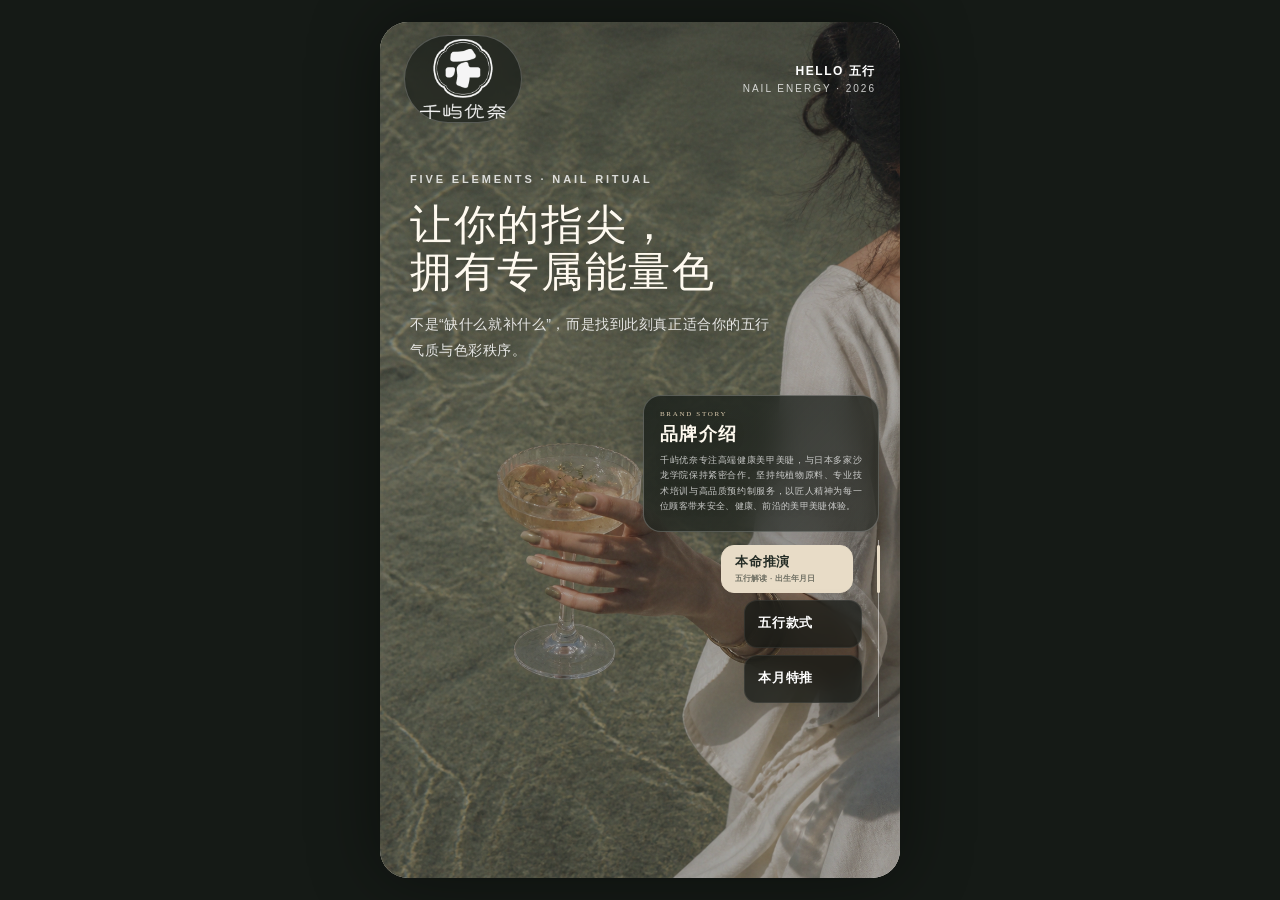
<file: index.html>
<!DOCTYPE html>
<html lang="zh-CN">
<head>
<meta charset="UTF-8">
<meta name="viewport" content="width=device-width, initial-scale=1, maximum-scale=1, viewport-fit=cover">
<meta name="theme-color" content="#263028">
<title>千屿优奈 · 五行美甲</title>
<link rel="icon" href="assets/qianyu-younai-logo.png" type="image/png">
<link rel="stylesheet" href="styles.css">
</head>
<body class="home-page">
<main class="app">
  <section class="home">
    <img class="hero-image" src="assets/qianyu-hero-v2.png" alt="水面光影中展示美甲与珠宝的手部">
    <div class="photo-shade"></div><div class="photo-grain"></div>
    <div class="topbar">
      <div class="brand-lockup"><img src="assets/qianyu-younai-logo.png" alt="千屿优奈"></div>
      <div class="edition"><strong>HELLO 五行</strong>NAIL ENERGY · 2026</div>
    </div>
    <div class="hero-copy">
      <div class="hero-kicker">FIVE ELEMENTS · NAIL RITUAL</div>
      <h1>让你的指尖，<br>拥有专属能量色</h1>
      <p>不是“缺什么就补什么”，而是找到此刻真正适合你的五行气质与色彩秩序。</p>
    </div>
    <div class="home-actions">
      <article class="brand-intro">
        <span class="brand-eyebrow">BRAND STORY</span>
        <h2>品牌介绍</h2>
        <p>千屿优奈专注高端健康美甲美睫，与日本多家沙龙学院保持紧密合作。坚持纯植物原料、专业技术培训与高品质预约制服务，以匠人精神为每一位顾客带来安全、健康、前沿的美甲美睫体验。</p>
      </article>
      <nav class="guide-rail" aria-label="进入五行内容">
        <span class="rail-indicator" aria-hidden="true"></span>
        <a class="guide-tag active" href="natal.html"><span class="guide-name">本命推演</span><span class="guide-meta">五行解读 · 出生年月日</span></a>
        <a class="guide-tag" href="styles.html"><span class="guide-name">五行款式</span><span class="guide-meta">木 · 火 · 土 · 金 · 水</span></a>
        <a class="guide-tag" href="monthly.html"><span class="guide-name">本月特推</span><span class="guide-meta">maogel · 珍珠光泽</span></a>
      </nav>
    </div>
  </section>
</main>
</body>
</html>
</file>
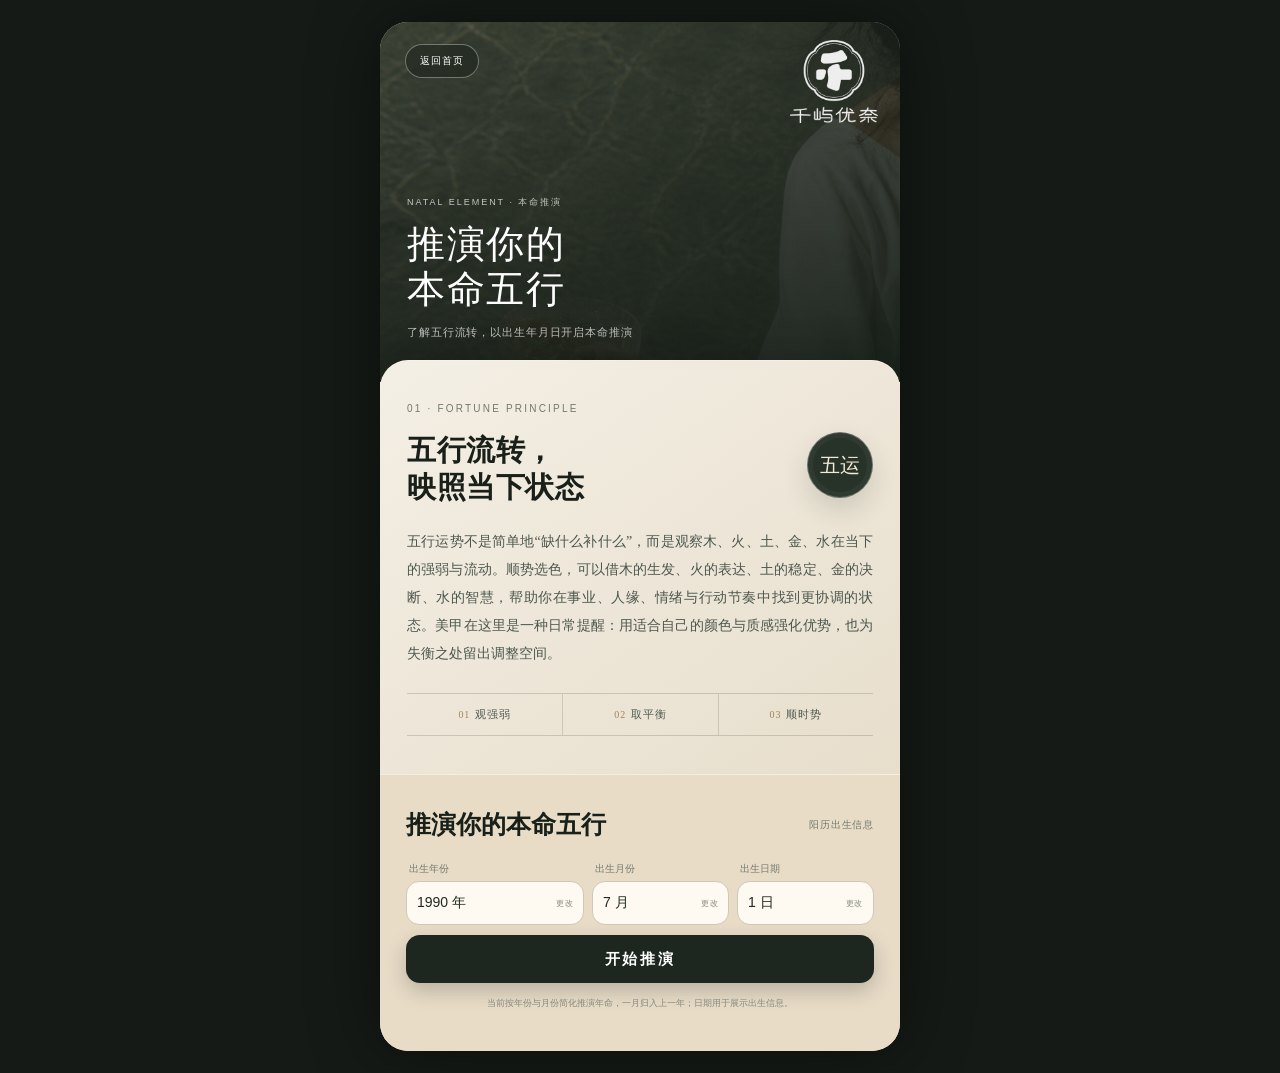
<file: fortune.html>
<!DOCTYPE html>
<html lang="zh-CN"><head><meta charset="UTF-8"><meta name="viewport" content="width=device-width, initial-scale=1"><meta http-equiv="refresh" content="0;url=natal.html"><title>本命推演 · 千屿优奈</title><link rel="icon" href="assets/qianyu-younai-logo.png" type="image/png"><link rel="canonical" href="https://qianyu.fashion/natal.html"></head><body><p>运势解读已合并至<a href="natal.html">本命推演</a>。</p></body></html>
</file>
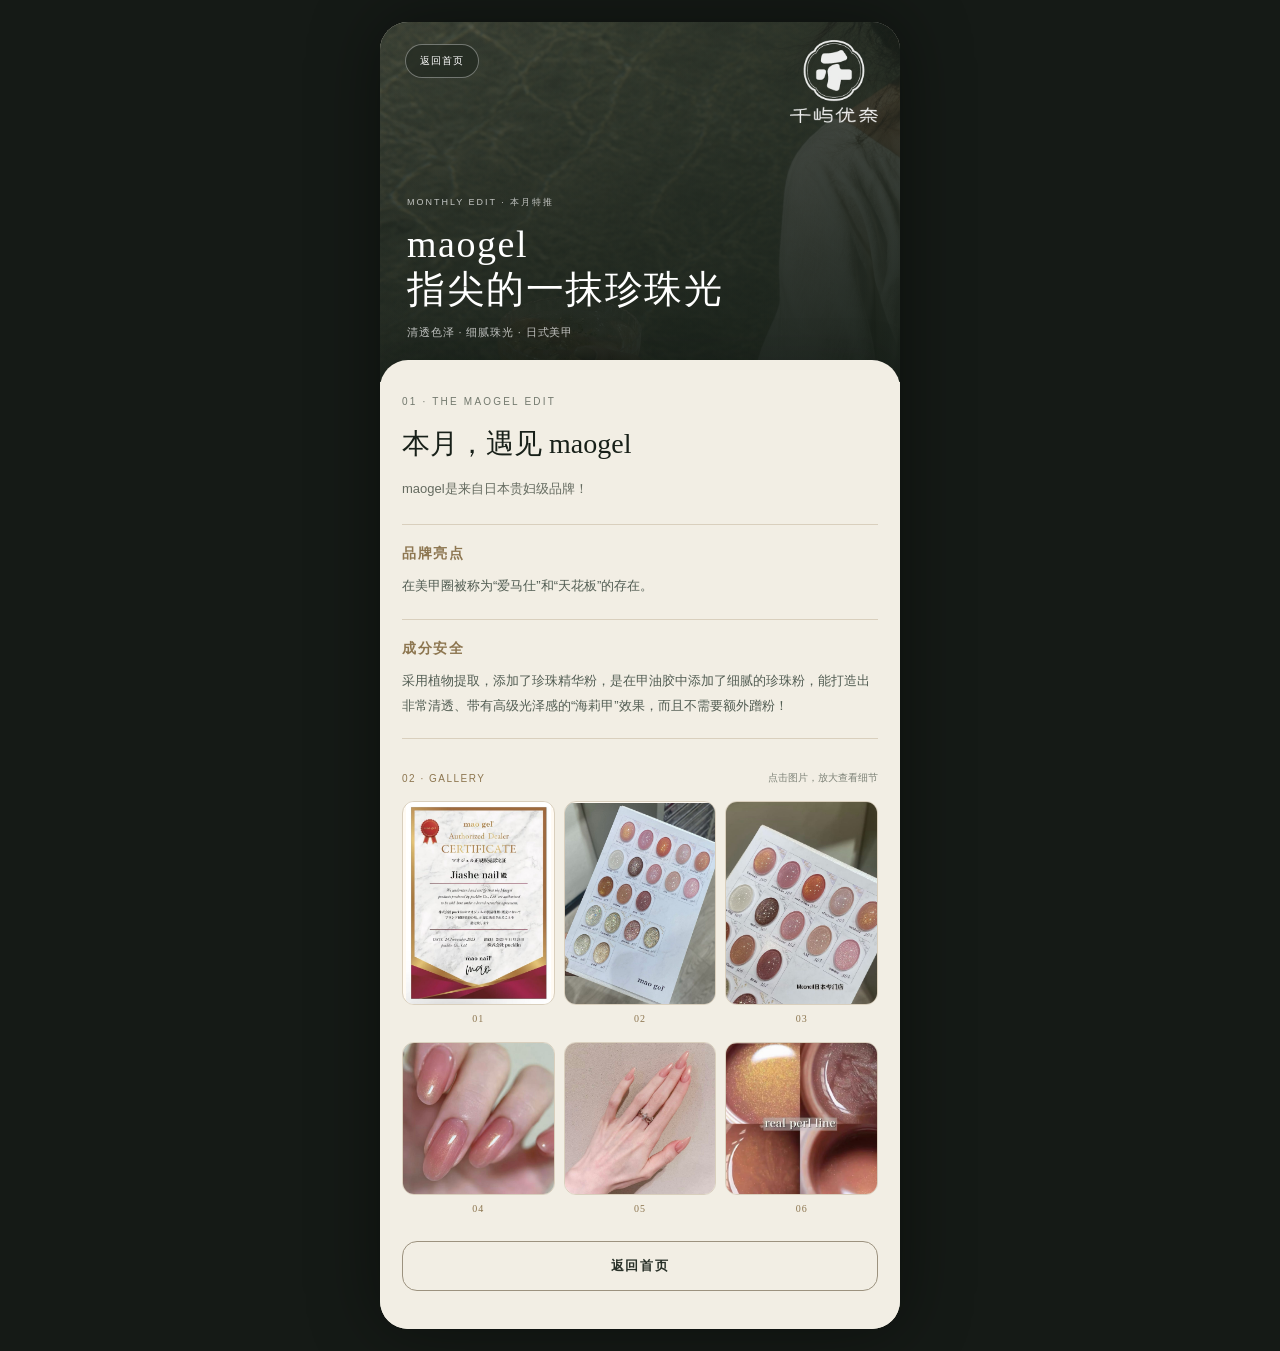
<file: monthly.html>
<!DOCTYPE html>
<html lang="zh-CN">
<head>
<meta charset="UTF-8">
<meta name="viewport" content="width=device-width, initial-scale=1, viewport-fit=cover">
<meta name="theme-color" content="#263028">
<title>本月特推 · 千屿优奈</title>
<link rel="icon" href="assets/qianyu-younai-logo.png" type="image/png">
<link rel="stylesheet" href="styles.css">
</head>
<body class="subpage monthly-page">
<main class="app">
  <header class="page-top monthly-top">
    <a class="page-back" href="index.html">返回首页</a>
    <img src="assets/qianyu-younai-logo.png" alt="千屿优奈">
    <div class="page-top-copy"><span>MONTHLY EDIT · 本月特推</span><h1>maogel<br>指尖的一抹珍珠光</h1><p>清透色泽 · 细腻珠光 · 日式美甲</p></div>
  </header>
  <section class="monthly-content inner-content">
    <div class="panel-eyebrow">01 · THE MAOGEL EDIT</div>
    <h2>本月，遇见 maogel</h2>
    <p class="monthly-lead">maogel是来自日本贵妇级品牌！</p>
    <div class="monthly-copy">
      <article><h3>品牌亮点</h3><p>在美甲圈被称为“爱马仕”和“天花板”的存在。</p></article>
      <article><h3>成分安全</h3><p>采用植物提取，添加了珍珠精华粉，是在甲油胶中添加了细腻的珍珠粉，能打造出非常清透、带有高级光泽感的“海莉甲”效果，而且不需要额外蹭粉！</p></article>
    </div>
    <div class="monthly-gallery-heading"><span>02 · GALLERY</span><p>点击图片，放大查看细节</p></div>
    <div class="monthly-grid" aria-label="本月特推图片，按顺序排列">
      <figure class="monthly-card"><button class="monthly-open" type="button" aria-label="放大查看本月特推第 1 张图片"><img src="assets/monthly/maogel-01.jpg" alt="maogel 品牌证书图片" loading="lazy" decoding="async"></button><figcaption>01</figcaption></figure>
      <figure class="monthly-card"><button class="monthly-open" type="button" aria-label="放大查看本月特推第 2 张图片"><img src="assets/monthly/maogel-02.jpg" alt="maogel 色板全貌" loading="lazy" decoding="async"></button><figcaption>02</figcaption></figure>
      <figure class="monthly-card"><button class="monthly-open" type="button" aria-label="放大查看本月特推第 3 张图片"><img src="assets/monthly/maogel-03.jpg" alt="maogel 色板细节" loading="lazy" decoding="async"></button><figcaption>03</figcaption></figure>
      <figure class="monthly-card"><button class="monthly-open" type="button" aria-label="放大查看本月特推第 4 张图片"><img src="assets/monthly/maogel-04.jpg" alt="珍珠光泽美甲近景" loading="lazy" decoding="async"></button><figcaption>04</figcaption></figure>
      <figure class="monthly-card"><button class="monthly-open" type="button" aria-label="放大查看本月特推第 5 张图片"><img src="assets/monthly/maogel-05.jpg" alt="珍珠光泽美甲上手效果" loading="lazy" decoding="async"></button><figcaption>05</figcaption></figure>
      <figure class="monthly-card"><button class="monthly-open" type="button" aria-label="放大查看本月特推第 6 张图片"><img src="assets/monthly/maogel-06.jpg" alt="real perl line 质感细节" loading="lazy" decoding="async"></button><figcaption>06</figcaption></figure>
    </div>
    <a class="page-cta muted" href="index.html">返回首页</a>
  </section>
</main>
<div class="image-viewer" id="imageViewer" role="dialog" aria-modal="true" aria-label="美甲款式大图查看" hidden>
  <div class="viewer-toolbar">
    <div class="viewer-controls" style="margin-left:auto" aria-label="大图控制">
      <button class="viewer-button" id="viewerZoomOut" type="button">缩小</button>
      <button class="viewer-button" id="viewerReset" type="button">复位</button>
      <button class="viewer-button" id="viewerZoomIn" type="button">放大</button>
      <button class="viewer-button viewer-close" id="viewerClose" type="button">关闭</button>
    </div>
  </div>
  <div class="viewer-stage" id="viewerStage" tabindex="0">
    <img class="viewer-image" id="viewerImage" alt="" draggable="false">
    <p class="viewer-status viewer-loading">图片加载中…</p>
    <p class="viewer-status viewer-error">图片加载失败，请关闭后重试</p>
    <p class="viewer-hint">双指或滚轮缩放 · 放大后拖动查看细节</p>
  </div>
</div>
<script src="app.js"></script>
</body>
</html>
</file>
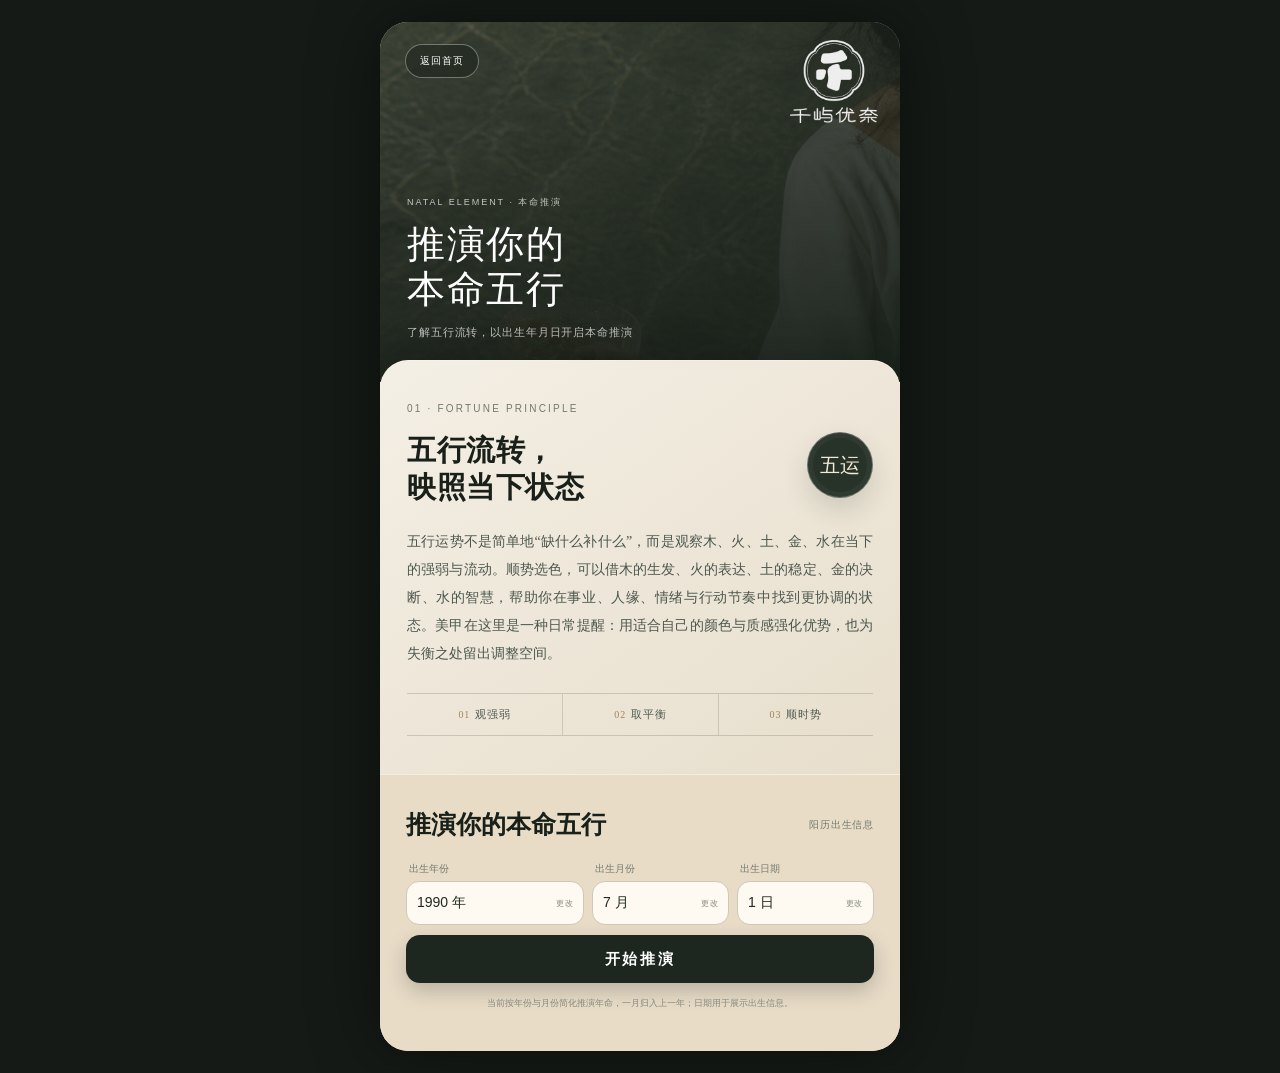
<file: natal.html>
<!DOCTYPE html>
<html lang="zh-CN">
<head>
<meta charset="UTF-8">
<meta name="viewport" content="width=device-width, initial-scale=1, maximum-scale=1, viewport-fit=cover">
<meta name="theme-color" content="#263028">
<title>本命推演 · 千屿优奈</title>
<link rel="icon" href="assets/qianyu-younai-logo.png" type="image/png">
<link rel="stylesheet" href="styles.css">
</head>
<body class="subpage natal-page">
<main class="app">
  <header class="page-top natal-top">
    <a class="page-back" href="index.html">返回首页</a>
    <img src="assets/qianyu-younai-logo.png" alt="千屿优奈">
    <div class="page-top-copy"><span>NATAL ELEMENT · 本命推演</span><h1>推演你的<br>本命五行</h1><p>了解五行流转，以出生年月日开启本命推演</p></div>
  </header>
  <section class="fortune-intro inner-content content-panel">
    <div class="panel-eyebrow">01 · FORTUNE PRINCIPLE</div>
    <div class="fortune-intro-grid"><h2>五行流转，<br>映照当下状态</h2><span class="fortune-mark">五运</span></div>
    <p>五行运势不是简单地“缺什么补什么”，而是观察木、火、土、金、水在当下的强弱与流动。顺势选色，可以借木的生发、火的表达、土的稳定、金的决断、水的智慧，帮助你在事业、人缘、情绪与行动节奏中找到更协调的状态。美甲在这里是一种日常提醒：用适合自己的颜色与质感强化优势，也为失衡之处留出调整空间。</p>
    <div class="fortune-principles" aria-label="五行运势原则"><span><b>01</b>观强弱</span><span><b>02</b>取平衡</span><span><b>03</b>顺时势</span></div>
  </section>
  <section class="form-panel" id="formPanel">
    <div class="form-head"><div class="form-title">推演你的本命五行</div><div class="form-sub">阳历出生信息</div></div>
    <div class="field-row">
      <div class="field"><label for="yearButton">出生年份</label><div class="picker" id="yearPicker"><button class="picker-button" id="yearButton" type="button" aria-haspopup="listbox" aria-expanded="false"><span class="picker-value">1990 年</span><span class="picker-action">更改</span></button><div class="picker-menu year-menu" id="yearMenu" role="listbox" aria-label="出生年份"></div></div></div>
      <div class="field"><label for="monthButton">出生月份</label><div class="picker" id="monthPicker"><button class="picker-button" id="monthButton" type="button" aria-haspopup="listbox" aria-expanded="false"><span class="picker-value">7 月</span><span class="picker-action">更改</span></button><div class="picker-menu month-menu" id="monthMenu" role="listbox" aria-label="出生月份"></div></div></div>
      <div class="field"><label for="dayButton">出生日期</label><div class="picker" id="dayPicker"><button class="picker-button" id="dayButton" type="button" aria-haspopup="listbox" aria-expanded="false"><span class="picker-value">1 日</span><span class="picker-action">更改</span></button><div class="picker-menu day-menu" id="dayMenu" role="listbox" aria-label="出生日期"></div></div></div>
    </div>
    <button class="go" id="go" type="button">开始推演</button>
    <div class="form-note">当前按年份与月份简化推演年命，一月归入上一年；日期用于展示出生信息。</div>
  </section>
  <section class="result" id="result" aria-live="polite">
    <div class="result-cover">
      <img class="result-photo" src="assets/qianyu-hero-v2.png" alt="">
      <div class="photo-shade"></div><div class="photo-grain"></div>
      <div class="result-nav"><button class="back" id="resultBack" type="button">返回推演</button><div class="result-brand"><img src="assets/qianyu-younai-logo.png" alt="千屿优奈"></div><div class="result-meta"><strong id="resultYear"></strong><span id="ganzhi"></span></div></div>
      <div class="result-hero"><div class="element-seal" id="seal"></div><div class="result-heading"><div class="overline">YOUR ELEMENT · 五行能量档案</div><h2 id="resultTitle"></h2><p id="resultNayin"></p><p id="resultBirthdate"></p></div></div>
    </div>
    <div class="result-sheet">
      <div class="section-eyebrow">01 · CORE ATTRIBUTE</div>
      <article class="core-card"><h3 class="core-title" id="coreTitle"></h3><p class="core-note" id="coreNote"></p><div class="body-row"><span>身体对应</span><strong id="organ"></strong></div></article>
      <section class="palette-section"><div class="section-head"><div><div class="section-eyebrow">02 · NAIL PALETTE</div><h3>专属甲油色谱</h3></div><p id="paletteLabel"></p></div><div class="swatch-grid" id="swatches"></div></section>
      <section class="fortune-section"><div class="section-head"><div><div class="section-eyebrow">03 · ENERGY GUIDE</div><h3 id="fortuneTitle"></h3></div><p>指尖能量建议</p></div><ol class="fortune-list" id="fortunes"></ol></section>
      <button class="again" id="again" type="button">重新推演</button>
      <a class="result-home" href="index.html">返回首页</a>
      <div class="disclaimer">千屿优奈 · 五行美甲色彩灵感<br>纳音五行仅供民俗文化与审美参考，不构成健康或投资建议</div>
    </div>
  </section>
</main>
<script src="app.js"></script>
</body>
</html>
</file>
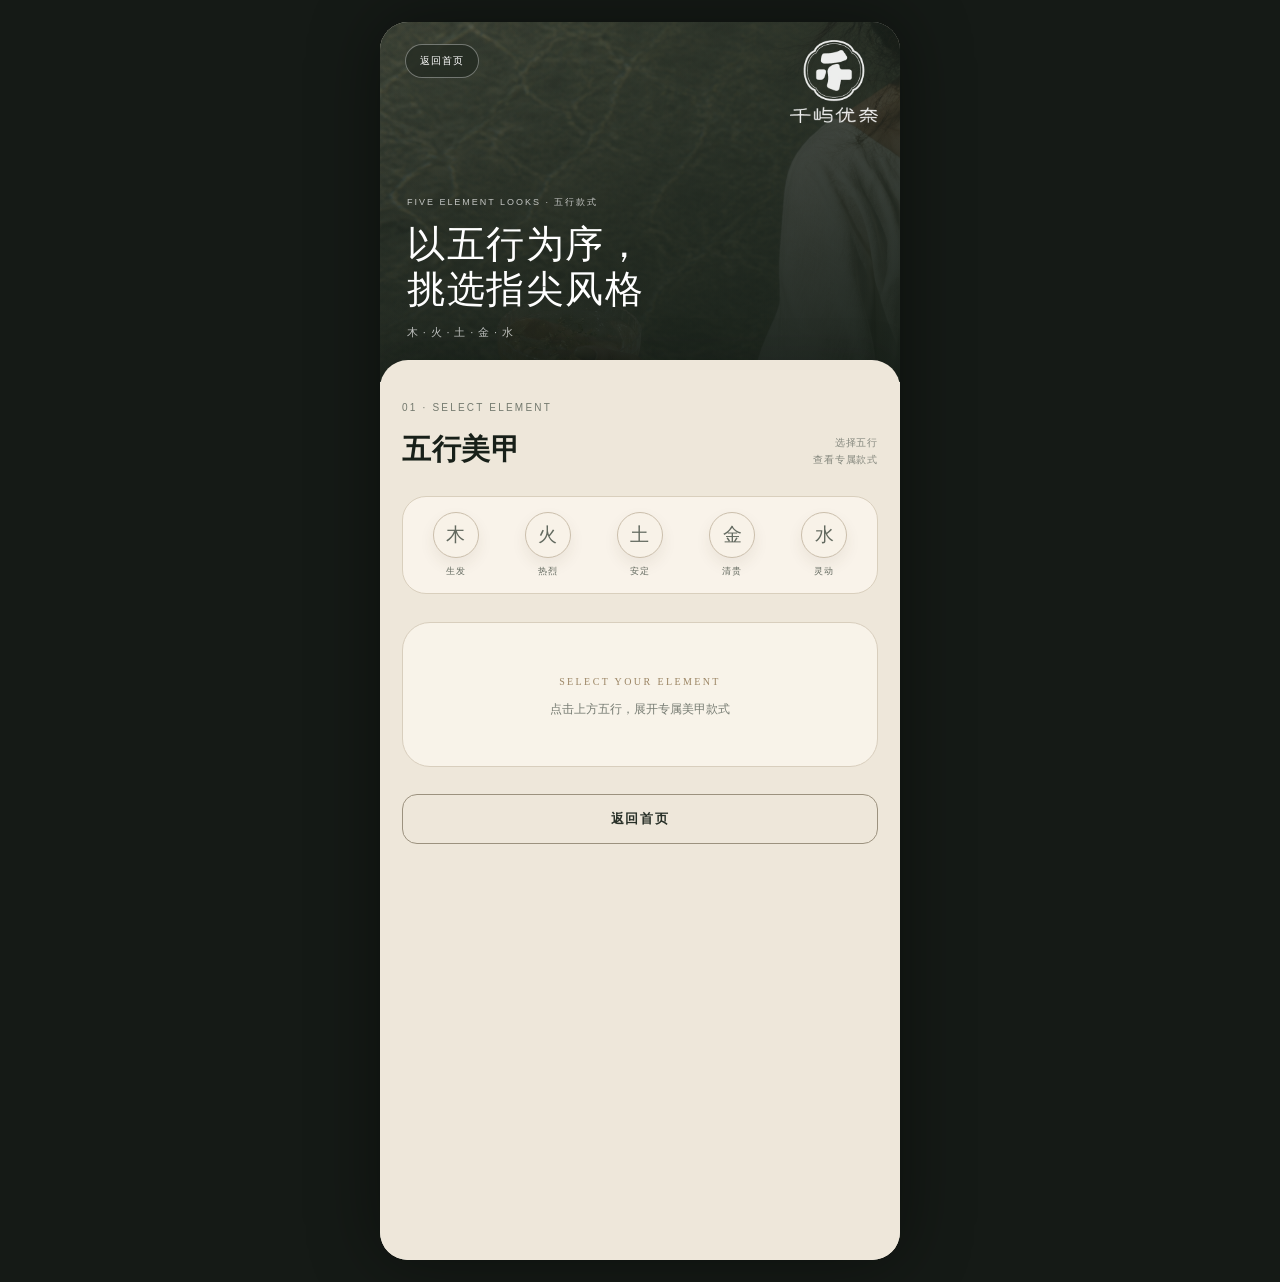
<file: styles.html>
<!DOCTYPE html>
<html lang="zh-CN">
<head>
<meta charset="UTF-8">
<meta name="viewport" content="width=device-width, initial-scale=1, maximum-scale=1, viewport-fit=cover">
<meta name="theme-color" content="#263028">
<title>五行款式 · 千屿优奈</title>
<link rel="icon" href="assets/qianyu-younai-logo.png" type="image/png">
<link rel="stylesheet" href="styles.css">
</head>
<body class="subpage styles-page">
<main class="app">
  <header class="page-top styles-top">
    <a class="page-back" href="index.html">返回首页</a>
    <img src="assets/qianyu-younai-logo.png" alt="千屿优奈">
    <div class="page-top-copy"><span>FIVE ELEMENT LOOKS · 五行款式</span><h1>以五行为序，<br>挑选指尖风格</h1><p>木 · 火 · 土 · 金 · 水</p></div>
  </header>
  <section class="styles-panel inner-content" id="stylesPanel">
    <div class="styles-heading"><div><div class="panel-eyebrow">01 · SELECT ELEMENT</div><h2>五行美甲</h2></div><p>选择五行<br>查看专属款式</p></div>
    <div class="element-picker" role="tablist" aria-label="选择五行款式">
      <button class="element-choice wood" type="button" role="tab" data-element="木"><span>木</span><small>生发</small></button>
      <button class="element-choice fire" type="button" role="tab" data-element="火"><span>火</span><small>热烈</small></button>
      <button class="element-choice earth" type="button" role="tab" data-element="土"><span>土</span><small>安定</small></button>
      <button class="element-choice metal" type="button" role="tab" data-element="金"><span>金</span><small>清贵</small></button>
      <button class="element-choice water" type="button" role="tab" data-element="水"><span>水</span><small>灵动</small></button>
    </div>
    <div class="styles-empty" id="stylesEmpty"><span>SELECT YOUR ELEMENT</span><p>点击上方五行，展开专属美甲款式</p></div>
    <div class="metal-showcase" id="metalShowcase" hidden><div class="showcase-heading"><span>METAL · 金</span><h3>金系美甲灵感</h3><p>8 组层叠款式 · 每组可独立左右滑动</p></div><div class="carousel-stack" id="carouselStack" aria-live="polite"></div></div>
    <a class="page-cta muted" href="index.html">返回首页</a>
  </section>
</main>
<div class="image-viewer" id="imageViewer" role="dialog" aria-modal="true" aria-label="美甲款式大图查看" hidden>
  <div class="viewer-toolbar">
    <div class="viewer-controls" style="margin-left:auto" aria-label="大图控制">
      <button class="viewer-button" id="viewerZoomOut" type="button">缩小</button>
      <button class="viewer-button" id="viewerReset" type="button">复位</button>
      <button class="viewer-button" id="viewerZoomIn" type="button">放大</button>
      <button class="viewer-button viewer-close" id="viewerClose" type="button">关闭</button>
    </div>
  </div>
  <div class="viewer-stage" id="viewerStage" tabindex="0">
    <img class="viewer-image" id="viewerImage" alt="" draggable="false">
    <p class="viewer-status viewer-loading">图片加载中…</p>
    <p class="viewer-status viewer-error">图片加载失败，请关闭后重试</p>
    <p class="viewer-hint">双指或滚轮缩放 · 放大后拖动查看细节</p>
  </div>
</div>
<script src="app.js"></script>
</body>
</html>
</file>
<file: styles.css>
:root{--ink:#182019;--paper:#f2eee4;--paper-2:#e8e1d3;--ivory:#fffaf0;--sage:#6f7868;--gold:#c5924b;--glass:rgba(16,22,18,.72);--line:rgba(255,255,255,.38);--element:#a97842;--element-soft:#dbc8a6}
*{box-sizing:border-box;margin:0;padding:0;-webkit-tap-highlight-color:transparent}
[hidden]{display:none!important}
html{background:#151a16;scroll-behavior:smooth}
body{min-height:100vh;background:#151a16;color:var(--ink);font-family:"PingFang SC","Microsoft YaHei","Noto Sans CJK SC",sans-serif;overflow-x:hidden}
button,select{font:inherit}button{cursor:pointer}.app{width:100%;max-width:520px;min-height:100vh;margin:0 auto;background:var(--paper);position:relative;overflow:hidden;box-shadow:0 0 70px rgba(0,0,0,.42)}
.home{position:relative;min-height:100svh;color:var(--ivory);isolation:isolate;overflow:hidden}.hero-image,.result-photo{position:absolute;inset:0;width:100%;height:100%;object-fit:cover}.hero-image{object-position:54% center;z-index:-3}.photo-shade{position:absolute;inset:0;background:rgba(18,27,21,.29);z-index:-2}.photo-grain{position:absolute;inset:0;opacity:.18;z-index:-1;pointer-events:none;background-image:url("data:image/svg+xml,%3Csvg viewBox='0 0 180 180' xmlns='http://www.w3.org/2000/svg'%3E%3Cfilter id='n'%3E%3CfeTurbulence type='fractalNoise' baseFrequency='.85' numOctaves='3' stitchTiles='stitch'/%3E%3C/filter%3E%3Crect width='100%25' height='100%25' filter='url(%23n)' opacity='.3'/%3E%3C/svg%3E")}
.topbar{height:108px;display:flex;align-items:center;justify-content:space-between;padding:18px 24px 12px;position:relative;z-index:4}.brand-lockup{display:inline-flex;align-items:center;justify-content:center;width:118px;height:88px;padding:6px 10px;background:rgba(17,22,18,.62);border:1px solid rgba(255,255,255,.22);border-radius:58px;backdrop-filter:blur(12px)}.brand-lockup img{display:block;width:86px;height:auto;filter:brightness(0) invert(1);opacity:.96}.edition{font-size:10px;line-height:1.55;letter-spacing:.2em;text-align:right;color:rgba(255,255,255,.78)}.edition strong{display:block;font-size:12px;color:#fff;font-weight:600;letter-spacing:.13em}
.hero-copy{padding:43px 30px 0;max-width:425px;text-shadow:0 2px 20px rgba(0,0,0,.46)}.hero-kicker{font-size:11px;font-weight:600;letter-spacing:.26em;margin-bottom:17px;color:rgba(255,255,255,.8)}.hero-copy h1{font-family:"Songti SC","STSong",serif;font-size:42px;line-height:1.12;font-weight:500;letter-spacing:.04em}.hero-copy p{margin-top:16px;max-width:388px;font-size:14px;line-height:1.85;letter-spacing:.04em;color:rgba(255,255,255,.86)}
.home-actions{position:absolute;top:373px;right:21px;width:236px;display:flex;flex-direction:column;align-items:flex-end;z-index:3}.brand-intro{width:100%;padding:15px 16px 16px;border:1px solid rgba(255,255,255,.22);border-radius:18px;background:linear-gradient(135deg,rgba(25,31,26,.82),rgba(31,34,29,.66));box-shadow:0 16px 36px rgba(0,0,0,.18);backdrop-filter:blur(14px);text-shadow:0 1px 10px rgba(0,0,0,.2)}.brand-eyebrow{display:block;margin-bottom:6px;font-family:Georgia,serif;font-size:7px;line-height:1;letter-spacing:.24em;color:#dbcbae}.brand-intro h2{font-family:"Songti SC","STSong",serif;font-size:18px;line-height:1.15;font-weight:600;letter-spacing:.08em}.brand-intro p{margin-top:8px;font-size:9px;line-height:1.72;letter-spacing:.035em;color:rgba(255,255,255,.74);text-align:justify}
.guide-rail{--active-index:0;position:relative;display:flex;flex-direction:column;align-items:flex-end;gap:7px;margin-top:13px;padding-right:17px}.guide-rail::after{content:"";position:absolute;right:0;top:-5px;bottom:-14px;width:1px;background:rgba(255,255,255,.48)}.rail-indicator{position:absolute;right:-1px;top:0;width:3px;height:48px;border-radius:3px;background:#e8dcc7;box-shadow:0 0 16px rgba(232,220,199,.55);transform:translateY(calc(var(--active-index) * 55px));transition:transform .46s cubic-bezier(.22,1,.36,1);z-index:2}.guide-tag{width:118px;height:48px;border:1px solid rgba(255,255,255,.08);background:rgba(17,21,18,.7);color:#fff;border-radius:13px;padding:7px 13px;display:flex;flex-direction:column;align-items:flex-start;justify-content:center;font-weight:600;text-align:left;text-decoration:none;box-shadow:0 8px 20px rgba(0,0,0,.15);backdrop-filter:blur(10px);transition:width .38s cubic-bezier(.22,1,.36,1),transform .38s cubic-bezier(.22,1,.36,1),background .3s ease,color .3s ease}.guide-tag:hover{width:126px;transform:translateX(-5px)}.guide-tag.active{width:132px;transform:translateX(-9px);background:#e8dcc7;color:#252d26;border-color:#e8dcc7}.guide-name{font-size:13px;line-height:1.15;letter-spacing:.06em}.guide-meta{max-height:0;margin-top:0;font-size:8px;line-height:1;letter-spacing:.08em;opacity:0;transform:translateY(4px);transition:max-height .3s ease,margin .3s ease,opacity .3s ease,transform .3s ease}.guide-tag.active .guide-meta{max-height:12px;margin-top:5px;opacity:.62;transform:translateY(0)}
.home-page{overflow:hidden}.home-page .app,.home-page .home{height:100svh}.page-top{position:relative;height:360px;padding:22px 25px 30px;color:#fff;background-image:linear-gradient(180deg,rgba(24,33,26,.48),rgba(20,28,22,.88)),url("assets/qianyu-hero-v2.png");background-size:cover;background-position:54% 32%;overflow:hidden;isolation:isolate}.page-top::after{content:"";position:absolute;inset:0;background:linear-gradient(105deg,rgba(22,31,24,.18),rgba(22,31,24,.58));z-index:-1}.page-top>img{position:absolute;right:22px;top:18px;width:88px;height:auto;filter:brightness(0) invert(1);opacity:.92}.page-back{display:inline-flex;align-items:center;height:34px;padding:0 14px;border:1px solid rgba(255,255,255,.35);border-radius:20px;background:rgba(18,24,19,.38);color:#fff;text-decoration:none;font-size:10px;letter-spacing:.1em;backdrop-filter:blur(8px)}.page-top-copy{position:absolute;left:27px;right:27px;bottom:42px}.page-top-copy>span{font-size:9px;letter-spacing:.22em;color:rgba(255,255,255,.72)}.page-top-copy h1{margin-top:13px;font-family:"Songti SC","STSong",serif;font-size:38px;line-height:1.18;font-weight:500;letter-spacing:.04em}.page-top-copy p{margin-top:13px;font-size:11px;letter-spacing:.08em;color:rgba(255,255,255,.72)}.inner-content{position:relative;margin-top:-22px;border-radius:28px 28px 0 0;box-shadow:0 -12px 35px rgba(0,0,0,.1)}.page-cta{display:grid;place-items:center;width:100%;height:50px;margin-top:27px;border-radius:15px;background:#202820;color:#fff;text-decoration:none;font-size:13px;font-weight:600;letter-spacing:.13em;box-shadow:0 9px 22px rgba(24,32,25,.16)}.page-cta.muted{background:transparent;color:#283028;border:1px solid #9c927f;box-shadow:none}.result-home{display:block;margin-top:13px;text-align:center;color:#6e746b;text-decoration:none;font-size:10px;letter-spacing:.12em}
.content-panel{scroll-margin-top:0}.panel-eyebrow{font-size:10px;letter-spacing:.22em;color:#73796e;margin-bottom:18px}.fortune-intro{padding:42px 27px 38px;background:linear-gradient(145deg,#f4efe5 0%,#e7decc 100%);border-top:1px solid rgba(255,255,255,.5)}.fortune-intro-grid{display:grid;grid-template-columns:1fr auto;align-items:start;gap:18px}.fortune-intro h2,.styles-heading h2{font-family:"Songti SC","STSong",serif;font-size:29px;line-height:1.28;font-weight:600;letter-spacing:.02em}.fortune-mark{width:66px;height:66px;border-radius:50%;display:grid;place-items:center;background:#273229;color:#f4ead8;border:1px solid rgba(255,255,255,.3);box-shadow:inset 0 0 0 5px rgba(255,255,255,.04),0 12px 26px rgba(36,47,38,.15);font-family:"Songti SC","STSong",serif;font-size:20px}.fortune-intro>p{margin-top:22px;font-family:"Songti SC","STSong",serif;font-size:14px;line-height:2;color:#4d574e;text-align:justify}.fortune-principles{display:grid;grid-template-columns:repeat(3,1fr);margin-top:25px;border-top:1px solid rgba(40,49,41,.18);border-bottom:1px solid rgba(40,49,41,.18)}.fortune-principles span{padding:13px 3px;text-align:center;font-size:11px;letter-spacing:.08em;color:#4e574f}.fortune-principles span+span{border-left:1px solid rgba(40,49,41,.16)}.fortune-principles b{font-family:Georgia,serif;font-size:10px;font-weight:400;color:#a1845b;margin-right:5px}
.form-panel{position:relative;width:100%;padding:36px 26px 40px;background:#e8dcc7;color:var(--ink);border:0;border-radius:0;box-shadow:inset 0 1px rgba(255,255,255,.48);scroll-margin-top:0}.form-head{display:flex;align-items:flex-end;justify-content:space-between;margin-bottom:22px}.form-title{font-family:"Songti SC","STSong",serif;font-size:27px;line-height:1.2;font-weight:600}.form-sub{font-size:10px;color:#72786e;letter-spacing:.08em}.field-row{display:grid;grid-template-columns:1.12fr .88fr;gap:9px}.field label{display:block;font-size:10px;color:#747a70;margin:0 0 5px 3px}
.picker{position:relative}.picker-button{width:100%;height:44px;border:1px solid #cfc7b8;border-radius:13px;background:#fffaf1;color:#202820;padding:0 12px;display:flex;align-items:center;justify-content:space-between;outline:none;text-align:left}.picker-button:focus-visible,.picker.open .picker-button{border-color:#6f7868;box-shadow:0 0 0 3px rgba(111,120,104,.14)}.picker-value{font-size:15px;font-weight:500}.picker-action{font-size:9px;color:#85897f;letter-spacing:.06em}.picker-menu{display:none;position:absolute;left:0;right:0;bottom:calc(100% + 9px);max-height:250px;padding:9px;background:rgba(31,40,32,.96);border:1px solid rgba(255,255,255,.26);border-radius:18px;box-shadow:0 18px 42px rgba(0,0,0,.32);backdrop-filter:blur(18px);overflow-y:auto;overscroll-behavior:contain;z-index:40;scrollbar-width:thin;scrollbar-color:#909987 transparent}.picker.open .picker-menu{display:grid}.year-menu{grid-template-columns:repeat(2,minmax(0,1fr));gap:6px}.month-menu{grid-template-columns:repeat(3,minmax(0,1fr));gap:6px}.picker-option{min-height:38px;border:1px solid rgba(255,255,255,.11);border-radius:11px;background:rgba(255,255,255,.06);color:rgba(255,255,255,.8);font-size:12px;text-align:center}.picker-option:hover,.picker-option:focus-visible{background:rgba(255,255,255,.14);color:#fff;outline:none}.picker-option.selected{background:#e8dcc7;border-color:#e8dcc7;color:#243026;font-weight:600}.go{width:100%;height:48px;margin-top:10px;border:0;border-radius:14px;background:#1e271f;color:#fff;font-weight:600;font-size:15px;letter-spacing:.18em;box-shadow:0 8px 20px rgba(26,35,28,.23)}.go:active{transform:translateY(1px)}.form-note{margin-top:8px;text-align:center;font-size:9px;line-height:1.5;color:#85897f}
.result{display:none;min-height:100vh;background:var(--paper)}.result.show{display:block}.result-cover{height:480px;position:relative;color:#fff;overflow:hidden;isolation:isolate}.result-photo{z-index:-3;object-position:56% 37%}.result-cover .photo-shade{background:rgba(12,19,14,.42)}.result-nav{height:96px;display:grid;grid-template-columns:86px 1fr 86px;align-items:center;padding:13px 20px 0;position:relative;z-index:2}.back{border:1px solid rgba(255,255,255,.38);border-radius:24px;background:rgba(17,22,18,.58);color:#fff;padding:9px 13px;font-size:12px;letter-spacing:.08em;backdrop-filter:blur(9px)}.result-brand{display:flex;justify-content:center}.result-brand img{width:92px;height:auto;filter:brightness(0) invert(1)}.result-meta{text-align:right;font-size:10px;line-height:1.55;letter-spacing:.09em;color:rgba(255,255,255,.8)}.result-meta strong{display:block;font-size:12px;color:#fff;font-weight:600}
.result-hero{position:absolute;left:24px;right:24px;bottom:38px;display:grid;grid-template-columns:125px 1fr;align-items:end;gap:18px}.element-seal{width:125px;height:125px;border-radius:50%;display:grid;place-items:center;background:rgba(20,26,21,.65);border:1px solid rgba(255,255,255,.36);font-family:"Songti SC","STSong",serif;font-size:76px;line-height:1;color:#fff;box-shadow:inset 0 0 0 8px rgba(255,255,255,.06),0 16px 40px rgba(0,0,0,.25);backdrop-filter:blur(12px)}.result-heading .overline{font-size:10px;letter-spacing:.22em;color:rgba(255,255,255,.76);margin-bottom:9px}.result-heading h2{font-family:"Songti SC","STSong",serif;font-size:33px;line-height:1.18;font-weight:500;letter-spacing:.06em}.result-heading p{margin-top:9px;font-size:12px;line-height:1.65;color:rgba(255,255,255,.82)}
.result-sheet{position:relative;margin-top:-22px;border-radius:30px 30px 0 0;background:var(--paper);padding:30px 22px 42px;box-shadow:0 -14px 40px rgba(0,0,0,.12)}.section-eyebrow{font-size:10px;letter-spacing:.2em;color:#7e806f;margin-bottom:10px}.core-card{background:#fffaf2;border:1px solid #ddd3c2;border-radius:24px;padding:21px;box-shadow:0 12px 32px rgba(74,61,42,.08)}.core-title{font-family:"Songti SC","STSong",serif;font-size:24px;line-height:1.45;font-weight:600;color:#273028}.core-note{margin-top:8px;font-size:13px;line-height:1.85;color:#62695f}.body-row{display:flex;align-items:center;justify-content:space-between;margin-top:18px;padding-top:15px;border-top:1px solid #e4daca}.body-row span{font-size:11px;color:#85887f;letter-spacing:.11em}.body-row strong{font-family:"Songti SC","STSong",serif;font-size:17px;color:#303831}
.palette-section,.fortune-section{margin-top:34px}.section-head{display:flex;align-items:flex-end;justify-content:space-between;margin-bottom:15px}.section-head h3{font-family:"Songti SC","STSong",serif;font-size:23px;font-weight:600}.section-head p{font-size:10px;color:#878a80;letter-spacing:.08em}.swatch-grid{display:grid;grid-template-columns:repeat(8,minmax(0,1fr));gap:0;padding:8px 0 2px}.swatch{min-width:0;text-align:center}.swatch-color{width:100%;max-width:58px;aspect-ratio:1;margin:0 auto;border-radius:50%;border:1px solid rgba(35,35,28,.1);box-shadow:0 5px 12px rgba(70,58,40,.09)}.swatch-name{display:block;margin-top:6px;text-align:center;font-size:8px;line-height:1.2;color:#545c54;white-space:nowrap;overflow:hidden;text-overflow:ellipsis}.swatch-hex{display:block;margin-top:3px;font-family:Georgia,"Times New Roman",serif;font-size:5.5px;line-height:1;letter-spacing:0;color:#92958c;text-transform:uppercase;white-space:nowrap}
.fortune-list{list-style:none;display:grid;gap:11px;counter-reset:fortune}.fortune-item{counter-increment:fortune;display:grid;grid-template-columns:42px 1fr;gap:12px;align-items:center;background:#202820;color:#fff;border-radius:18px;padding:15px 16px;box-shadow:0 9px 22px rgba(24,32,25,.12)}.fortune-item::before{content:counter(fortune,decimal-leading-zero);font-family:Georgia,serif;font-size:17px;color:var(--element-soft);border-right:1px solid rgba(255,255,255,.18);padding-right:11px}.fortune-item strong{display:block;font-size:13px;letter-spacing:.06em;margin-bottom:4px}.fortune-item span{display:block;font-size:11px;line-height:1.65;color:rgba(255,255,255,.7)}
.styles-panel{padding:42px 22px 52px;background:#eee7da;min-height:100svh}.styles-heading{display:grid;grid-template-columns:1fr auto;align-items:end;gap:15px}.styles-heading>div{min-width:0}.styles-heading>p{text-align:right;font-size:10px;line-height:1.7;letter-spacing:.08em;color:#85887e}.element-picker{display:grid;grid-template-columns:repeat(5,minmax(0,1fr));gap:7px;margin-top:28px;padding:15px 10px;background:rgba(255,250,242,.68);border:1px solid #d9cfbd;border-radius:24px}.element-choice{min-width:0;border:0;background:transparent;color:#62695f;display:flex;flex-direction:column;align-items:center;gap:7px}.element-choice span{width:46px;height:46px;border-radius:50%;display:grid;place-items:center;border:1px solid #cbbfac;background:#f8f2e8;font-family:"Songti SC","STSong",serif;font-size:19px;box-shadow:0 7px 15px rgba(73,59,38,.08);transition:transform .26s ease,background .26s ease,color .26s ease,border-color .26s ease}.element-choice small{font-size:9px;letter-spacing:.12em}.element-choice.active span{transform:translateY(-4px);background:#253027;color:#fff;border-color:#253027;box-shadow:0 11px 22px rgba(31,42,33,.2)}.element-choice.wood.active span{background:#52624c}.element-choice.fire.active span{background:#8e4338}.element-choice.earth.active span{background:#947044}.element-choice.metal.active span{background:#8d7650}.element-choice.water.active span{background:#3d5559}.styles-empty{margin-top:28px;padding:48px 20px;border:1px solid #d8cebd;border-radius:28px;background:rgba(255,250,242,.62);text-align:center}.styles-empty span{font-family:Georgia,serif;font-size:10px;letter-spacing:.24em;color:#9b8564}.styles-empty p{margin-top:12px;font-size:12px;color:#777c73}.metal-showcase{margin-top:42px;scroll-margin-top:18px}.showcase-heading{text-align:left;padding:0 5px 30px}.showcase-heading span{font-family:Georgia,serif;font-size:10px;letter-spacing:.27em;color:#957c55}.showcase-heading span::before{content:"04 · NAIL INSPIRATION · "}.showcase-heading h3{margin-top:10px;font-family:"Songti SC","STSong",serif;font-size:36px;line-height:1.15;font-weight:600;letter-spacing:.03em}.showcase-heading p{margin-top:10px;font-size:10px;letter-spacing:.08em;color:#85887e}.carousel-stack{display:grid;gap:42px}.carousel-group-head{display:grid;grid-template-columns:auto 1fr auto;align-items:center;gap:11px;margin:0 5px 12px}.carousel-group-head>span{font-family:Georgia,serif;font-size:12px;letter-spacing:.14em;color:#5f665e}.carousel-group-head i{height:1px;background:#bda77f}.carousel-group-head small{font-size:9px;letter-spacing:.08em;color:#a1845b}.carousel-frame{position:relative;aspect-ratio:7/8;overflow:hidden;border-radius:28px;background:#dcd4c6;box-shadow:0 18px 38px rgba(55,44,29,.18);touch-action:pan-y;isolation:isolate}.carousel-open{position:absolute;inset:0;width:100%;height:100%;border:0;background:transparent;padding:0;cursor:zoom-in}.carousel-open:focus-visible{outline:3px solid #d5b06c;outline-offset:-6px;border-radius:28px}.carousel-image{display:block;width:100%;height:100%;object-fit:cover;transform:scale(1.002)}.carousel-image.slide-from-right{animation:slideFromRight .38s cubic-bezier(.22,1,.36,1)}.carousel-image.slide-from-left{animation:slideFromLeft .38s cubic-bezier(.22,1,.36,1)}@keyframes slideFromRight{from{opacity:.35;transform:translateX(22px) scale(1.025)}to{opacity:1;transform:translateX(0) scale(1.002)}}@keyframes slideFromLeft{from{opacity:.35;transform:translateX(-22px) scale(1.025)}to{opacity:1;transform:translateX(0) scale(1.002)}}.carousel-vignette{position:absolute;inset:42% 0 0;background:linear-gradient(transparent,rgba(12,15,12,.76));pointer-events:none}.carousel-caption{position:absolute;left:22px;right:22px;bottom:40px;color:#fff;text-shadow:0 2px 12px rgba(0,0,0,.32);pointer-events:none}.carousel-caption .carousel-price{font-family:Georgia,"Times New Roman",serif;font-size:28px;line-height:1;font-weight:500;letter-spacing:.035em}.carousel-arrow{position:absolute;top:50%;width:42px;height:42px;margin-top:-21px;border:1px solid rgba(139,106,63,.12);border-radius:50%;display:grid;place-items:center;background:rgba(255,250,242,.82);backdrop-filter:blur(8px);box-shadow:0 6px 16px rgba(0,0,0,.12)}.carousel-arrow.prev{left:15px}.carousel-arrow.next{right:15px}.carousel-arrow img{width:21px;height:21px;opacity:.64}.carousel-arrow:active{transform:scale(.94)}.carousel-progress{position:absolute;left:24%;right:24%;bottom:22px;height:3px;display:flex;gap:5px}.carousel-dot{flex:1;background:rgba(255,255,255,.28);border-radius:3px;transition:background .25s ease}.carousel-dot.active{background:#d5b06c}.carousel-hint{text-align:center;margin-top:13px;font-size:9px;letter-spacing:.12em;color:#8d9087}.image-viewer-open{overflow:hidden}.image-viewer[hidden]{display:none}.image-viewer{position:fixed;top:0;right:0;bottom:0;left:0;width:100%;height:100vh;height:100dvh;z-index:1000;display:flex;flex-direction:column;background:#090c0a;color:#fff;opacity:0;transition:opacity .22s ease}.image-viewer.open{opacity:1}.viewer-toolbar{position:relative;z-index:3;flex:0 0 auto;display:flex;align-items:center;justify-content:space-between;gap:14px;padding:max(16px,env(safe-area-inset-top)) 18px 14px;border-bottom:1px solid rgba(255,255,255,.13);background:#141915}.viewer-price{font-family:Georgia,"Times New Roman",serif;font-size:24px;font-weight:500;letter-spacing:.04em;color:#ead8b9;white-space:nowrap}.viewer-controls{display:flex;gap:7px}.viewer-button{height:36px;padding:0 11px;border:1px solid rgba(255,255,255,.24);border-radius:18px;background:rgba(255,255,255,.08);color:#fff;font-size:10px;letter-spacing:.08em}.viewer-button:focus-visible{outline:2px solid #d5b06c;outline-offset:2px}.viewer-close{background:#eadfcb;color:#202820;border-color:#eadfcb;font-weight:600}.viewer-stage{position:relative;z-index:1;flex:1 1 auto;width:100%;min-width:0;min-height:1px;display:grid;place-items:center;overflow:hidden;background:#090c0a;touch-action:none;cursor:default;outline:none;isolation:isolate}.viewer-stage.is-zoomed{cursor:grab}.viewer-stage.is-dragging{cursor:grabbing}.viewer-image{position:relative;z-index:1;display:block;width:100%;height:100%;min-width:0;min-height:0;object-fit:contain;transform-origin:center center;user-select:none;-webkit-user-select:none;pointer-events:none}.viewer-status{position:absolute;z-index:2;left:50%;top:50%;transform:translate(-50%,-50%);font-size:11px;letter-spacing:.08em;color:rgba(255,255,255,.7);pointer-events:none}.viewer-loading,.viewer-error{display:none}.image-viewer.is-loading .viewer-loading,.image-viewer.has-error .viewer-error{display:block}.image-viewer.is-loading .viewer-image,.image-viewer.has-error .viewer-image{visibility:hidden}.viewer-hint{position:absolute;z-index:3;left:50%;bottom:max(20px,env(safe-area-inset-bottom));transform:translateX(-50%);width:max-content;max-width:calc(100% - 36px);padding:9px 14px;border:1px solid rgba(255,255,255,.12);border-radius:20px;background:rgba(16,20,17,.8);font-size:9px;letter-spacing:.08em;color:rgba(255,255,255,.72);pointer-events:none}
.again{display:block;width:100%;height:50px;margin-top:25px;border:1px solid #9c927f;border-radius:15px;background:transparent;color:#283028;font-weight:600;letter-spacing:.15em}.disclaimer{text-align:center;margin-top:20px;font-size:9px;line-height:1.7;color:#96978f}body.result-mode .home,body.result-mode .content-panel,body.result-mode .page-top,body.result-mode .form-panel{display:none}
@media(min-width:521px){body{padding:22px 0}.app{min-height:calc(100vh - 44px);border-radius:28px}.home-page .app,.home-page .home{height:calc(100vh - 44px)}.home{min-height:calc(100vh - 44px);max-height:930px}.result{border-radius:28px;overflow:hidden}}
@media(max-height:790px){.hero-copy{padding-top:20px}.home-actions{top:306px}.brand-intro{padding-top:13px;padding-bottom:13px}.brand-intro p{line-height:1.58}.hero-copy h1{font-size:36px}.guide-tag{padding:7px 12px}.form-panel{padding:14px 16px 12px}.brand-lockup{height:74px;width:104px}.topbar{height:91px}}
@media(max-width:370px){.hero-copy{padding-left:23px;padding-right:20px}.home-actions{right:15px;width:224px}.brand-intro{padding-left:14px;padding-right:14px}.form-panel{padding-left:18px;padding-right:18px}.fortune-intro h2,.styles-heading h2{font-size:26px}.element-picker{gap:3px;padding-left:6px;padding-right:6px}.element-choice span{width:42px;height:42px}.result-hero{grid-template-columns:105px 1fr}.element-seal{width:105px;height:105px;font-size:64px}.result-heading h2{font-size:28px}.swatch-name{font-size:7px}.swatch-hex{font-size:5px}}
.natal-page .field-row{grid-template-columns:1.3fr 1fr 1fr;gap:8px}.natal-page .field{min-width:0}.natal-page .picker-button{padding:0 10px}.natal-page .picker-value{font-size:14px;white-space:nowrap}.natal-page .picker-action{font-size:8px}.day-menu{grid-template-columns:repeat(3,minmax(0,1fr));gap:4px;min-width:140px;left:auto}.natal-page .form-head{gap:12px;align-items:center}.natal-page .form-title{font-size:25px}.natal-page .form-sub{white-space:nowrap}.natal-page .form-note{margin-top:12px;line-height:1.8}.monthly-content{padding:36px 22px 38px;background:var(--paper)}.monthly-content h2{font-family:"Songti SC","STSong",serif;font-size:28px;font-weight:500}.monthly-lead{margin-top:14px;color:#656b60;font-size:13px;line-height:1.8}.monthly-copy{margin-top:24px;border-top:1px solid #d9cfbd}.monthly-copy article{padding:20px 0;border-bottom:1px solid #d9cfbd}.monthly-copy h3{font-size:14px;letter-spacing:.12em;font-weight:600;color:#8d7650}.monthly-copy p{margin-top:10px;font-size:13px;line-height:1.95;color:#525d53}.monthly-gallery-heading{display:flex;justify-content:space-between;align-items:center;gap:12px;margin:32px 0 16px}.monthly-gallery-heading span{font-size:10px;letter-spacing:.15em;color:#8d7650}.monthly-gallery-heading p{font-size:10px;color:#7e8378}.monthly-grid{display:grid;grid-template-columns:repeat(3,minmax(0,1fr));gap:18px 9px}.monthly-card{min-width:0}.monthly-open{display:block;width:100%;padding:0;border:1px solid #d9cfbd;border-radius:12px;overflow:hidden;background:#fffaf2;cursor:zoom-in;aspect-ratio:3/4}.monthly-open img{display:block;width:100%;height:100%;object-fit:contain}.monthly-card:nth-child(3) .monthly-open img{object-fit:cover}.monthly-card:nth-child(n+4) .monthly-open{aspect-ratio:1}.monthly-open:focus-visible{outline:2px solid #8d7650;outline-offset:3px}.monthly-card figcaption{margin-top:8px;font:10px Georgia,serif;letter-spacing:.1em;text-align:center;color:#8d7650}.home-page .guide-meta{letter-spacing:.02em}
@media(max-width:370px){.natal-page .picker-button{padding:0 7px}.natal-page .picker-value{font-size:12px}.natal-page .picker-action{font-size:7px}.natal-page .form-title{font-size:22px}.natal-page .form-head{flex-wrap:wrap}.monthly-content{padding-left:18px;padding-right:18px}.monthly-gallery-heading{gap:6px}}
@media(prefers-reduced-motion:reduce){html{scroll-behavior:auto}*{transition:none!important}}
</file>
